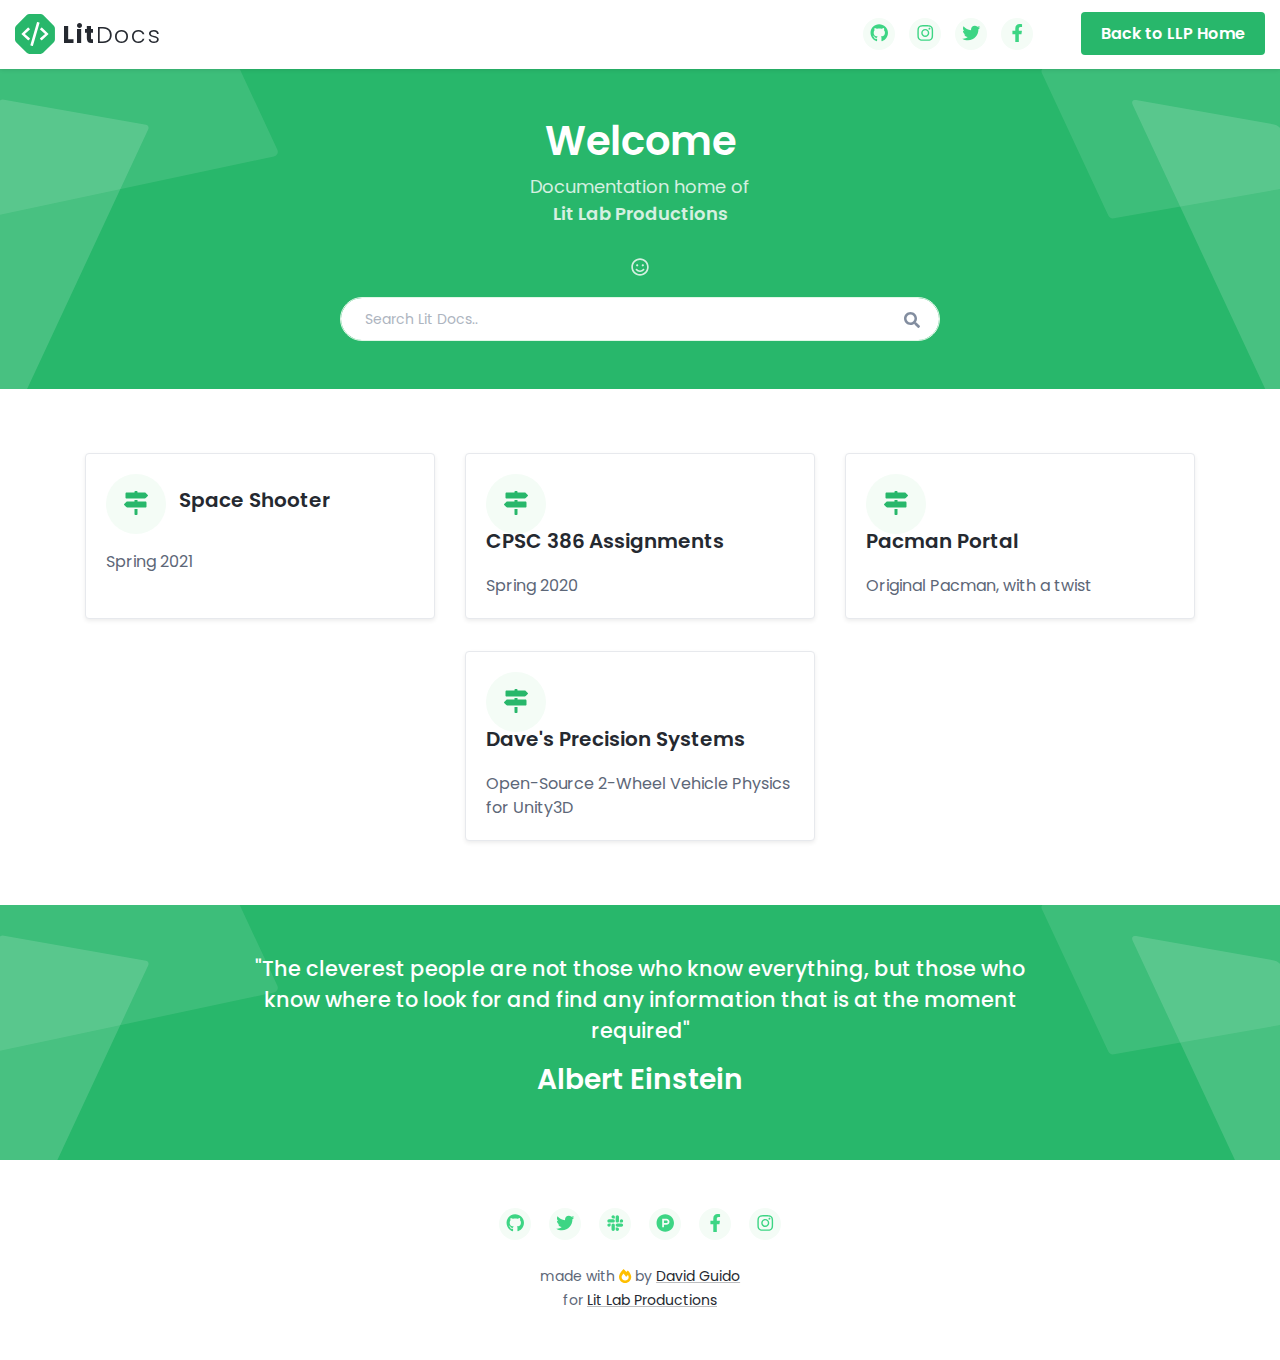
<file: index.html>
<!DOCTYPE html>
<html lang="en">

<head>
    <title>Lit Docs</title>

    <!-- Meta -->
    <meta charset="utf-8">
    <meta http-equiv="X-UA-Compatible" content="IE=edge">
    <meta name="viewport" content="width=device-width, initial-scale=1.0">
    <meta name="description" content="Lit Lab Productions Documentation">
    <link rel="icon" href="llp-nav.png" type="image/x-icon">

    <!-- Google Font -->
    <link href="https://fonts.googleapis.com/css?family=Poppins:300,400,500,600,700&display=swap" rel="stylesheet">

    <!-- FontAwesome JS-->
    <script defer src="assets/fontawesome/js/all.min.js"></script>

    <!-- Theme CSS -->
    <link id="theme-style" rel="stylesheet" href="assets/css/theme.css">

</head>

<body>
    <header class="header fixed-top">
        <div class="branding docs-branding">
            <div class="container-fluid position-relative py-2">
                <div class="docs-logo-wrapper">
                    <div class="site-logo">
                        <a class="navbar-brand" href="/lit-docs"><img class="logo-icon mr-2" src="assets/images/coderdocs-logo.svg" alt="logo"><span class="logo-text" style="letter-spacing: .1rem;">Lit<span class="text-alt" style="padding-right: .1em;">Docs</span></span>
                        </a>
                    </div>
                </div>
                <!--//docs-logo-wrapper-->
                <div class="docs-top-utilities d-flex justify-content-end align-items-center">

                    <ul class="social-list list-inline mx-md-3 mx-lg-5 mb-0 d-none d-lg-flex">
                        <li class="list-inline-item"><a href="https://www.github.com/litlabproductions"><i class="fab fa-github fa-fw"></i></a></li>
                        <li class="list-inline-item"><a href="https://www.instagram.com/litlabproductions"><i class="fab fa-instagram fa-fw"></i></a></li>
                        <li class="list-inline-item"><a href="#https://www.twitter.com/litlabprod"><i class="fab fa-twitter fa-fw"></i></a></li>
                        <!--  <li class="list-inline-item"><a href="#"><i class="fab fa-slack fa-fw"></i></a></li>-->
                        <!-- <li class="list-inline-item"><a href="#"><i class="fab fa-product-hunt fa-fw"></i></a></li>-->
                        <li class="list-inline-item"><a href="https://www.facebook.com/litlabproductions/"><i class="fab fa-facebook-f fa-fw"></i></a></li>
                    </ul>
                    <!--//social-list-->
                    <a href="/home" class="btn btn-primary d-none d-lg-flex">Back to LLP Home</a>
                </div>
                <!--//docs-top-utilities-->
            </div>
            <!--//container-->
        </div>
        <!--//branding-->
    </header>
    <!--//header-->


    <div class="page-header theme-bg-dark py-5 text-center position-relative">
        <div class="theme-bg-shapes-right"></div>
        <div class="theme-bg-shapes-left"></div>
        <div class="container">
            <h1 class="page-heading single-col-max mx-auto">Welcome</h1>
            <div class="page-intro single-col-max mx-auto">Documentation home of<br><span style="font-weight: 600;">Lit Lab Productions<br></span>
                <br><i class="far fa-smile"></i><br>

            </div>

        </div>

        <div class="main-search-box pt-3 d-block mx-auto">
            <form class="search-form w-100">
                <input type="text" placeholder="Search Lit Docs.." name="search" class="form-control search-input">
                <button type="submit" class="btn search-btn" value="Search"><i class="fas fa-search"></i></button>
            </form>
        </div>

    </div>
    </div>
    <!--//page-header-->
    <div class="page-content">
        <div class="container">
            <div class="docs-overview py-5">
                <div class="row justify-content-center">
			
                    <div class="col-12 col-lg-4 py-3">
                        <div class="card shadow-sm">
                            <div class="card-body">
                                <h5 class="card-title mb-3">
                                    <span class="theme-icon-holder card-icon-holder mr-2">
					<i class="fas fa-map-signs"></i>
				    </span>
                                    <!--//card-icon-holder-->
                                    <span class="card-title-text">Space Shooter&nbsp;&nbsp;&nbsp;&nbsp;&nbsp;&nbsp;&nbsp;&nbsp;&nbsp;</span>
                                </h5>
                                <div class="card-text">
                                    Spring 2021
                                </div>
                                <a class="card-link-mask" href="/lit-docs/space-shooter"></a>
                            </div>
                            <!--//card-body-->
                        </div>
                        <!--//card-->
                    </div>   
			
                    <div class="col-12 col-lg-4 py-3">
                        <div class="card shadow-sm">
                            <div class="card-body">
                                <h5 class="card-title mb-3">
                                    <span class="theme-icon-holder card-icon-holder mr-2">
								        <i class="fas fa-map-signs"></i>
							        </span>
                                    <!--//card-icon-holder-->
                                    <span class="card-title-text">CPSC 386 Assignments&nbsp;&nbsp;&nbsp;&nbsp;&nbsp;&nbsp;&nbsp;&nbsp;&nbsp;</span>
                                </h5>
                                <div class="card-text">
                                    Spring 2020
                                </div>
                                <a class="card-link-mask" href="/lit-docs/cpsc386-assignments"></a>
                            </div>
                            <!--//card-body-->
                        </div>
                        <!--//card-->
                    </div>

                    <div class="col-12 col-lg-4 py-3">
                        <div class="card shadow-sm">
                            <div class="card-body">
                                <h5 class="card-title mb-3">
                                    <span class="theme-icon-holder card-icon-holder mr-2">
								        <i class="fas fa-map-signs"></i>
							        </span>
                                    <!--//card-icon-holder-->
                                    <span class="card-title-text">Pacman Portal&nbsp;&nbsp;&nbsp;&nbsp;&nbsp;&nbsp;&nbsp;&nbsp;&nbsp;&nbsp;&nbsp;&nbsp;&nbsp;&nbsp;&nbsp;&nbsp;&nbsp;&nbsp;&nbsp;&nbsp;&nbsp;&nbsp;</span>
                                </h5>
                                <div class="card-text">
                                    Original Pacman, with a twist
                                </div>
                                <a class="card-link-mask" href="/lit-docs/pacman-portal"></a>
                            </div>
                            <!--//card-body-->
                        </div>
                        <!--//card-->
                        
                    </div>
                    <div class="col-12 col-lg-4 py-3">
                        <div class="card shadow-sm">
                            <div class="card-body">
                                <h5 class="card-title mb-3">
                                    <span class="theme-icon-holder card-icon-holder mr-2">
								        <i class="fas fa-map-signs"></i>
							        </span>
                                    <!--//card-icon-holder-->
                                    <span class="card-title-text">Dave's Precision Systems</span>
                                </h5>
                                <div class="card-text">
                                    Open-Source 2-Wheel Vehicle Physics for Unity3D
                                </div>
                                <a class="card-link-mask" href="/lit-docs/dps"></a>
                            </div>
                            <!--//card-body-->
                        </div>
                        <!--//card-->
                        
                    </div>
                </div>
                <!--//row-->
            </div>
            <!--//container-->
        </div>
        <!--//container-->
    </div>
    <!--//page-content-->

    <section class="cta-section text-center py-5 theme-bg-dark position-relative">
        <div class="theme-bg-shapes-right"></div>
        <div class="theme-bg-shapes-left"></div>
        <div class="container">

            <div class="section-intro text-white mb-3 single-col-max mx-auto" style="font-size: 1.3em;font-weight: 500;">"The cleverest people are not those who know everything, but those who know where to look for and find any information that is at the moment required"</div>
            <h3 class="mb-2 text-white mb-3">Albert Einstein</h3>

        </div>
    </section>
    <!--//cta-section-->



    <footer class="footer">

        <div class="footer-bottom text-center py-5">

            <ul class="social-list list-unstyled pb-4 mb-0">
                <li class="list-inline-item"><a href="#"><i class="fab fa-github fa-fw"></i></a></li>
                <li class="list-inline-item"><a href="#"><i class="fab fa-twitter fa-fw"></i></a></li>
                <li class="list-inline-item"><a href="#"><i class="fab fa-slack fa-fw"></i></a></li>
                <li class="list-inline-item"><a href="#"><i class="fab fa-product-hunt fa-fw"></i></a></li>
                <li class="list-inline-item"><a href="#"><i class="fab fa-facebook-f fa-fw"></i></a></li>
                <li class="list-inline-item"><a href="#"><i class="fab fa-instagram fa-fw"></i></a></li>
            </ul>
            <!--//social-list-->

            <small class="copyright">made with <i class="fas fa-fire-alt" style="color: #FFBF00;"></i> by <a class="theme-link" href="/../resume-view" target="_blank">David Guido</a><br>for  <a class="theme-link" href="/home" target="_blank">Lit Lab Productions</a></small>


        </div>

    </footer>

    <!-- Javascript -->
    <script src="assets/plugins/jquery-3.4.1.min.js"></script>
    <script src="assets/plugins/popper.min.js"></script>
    <script src="assets/plugins/bootstrap/js/bootstrap.min.js"></script>

</body>

</html>
</file>
